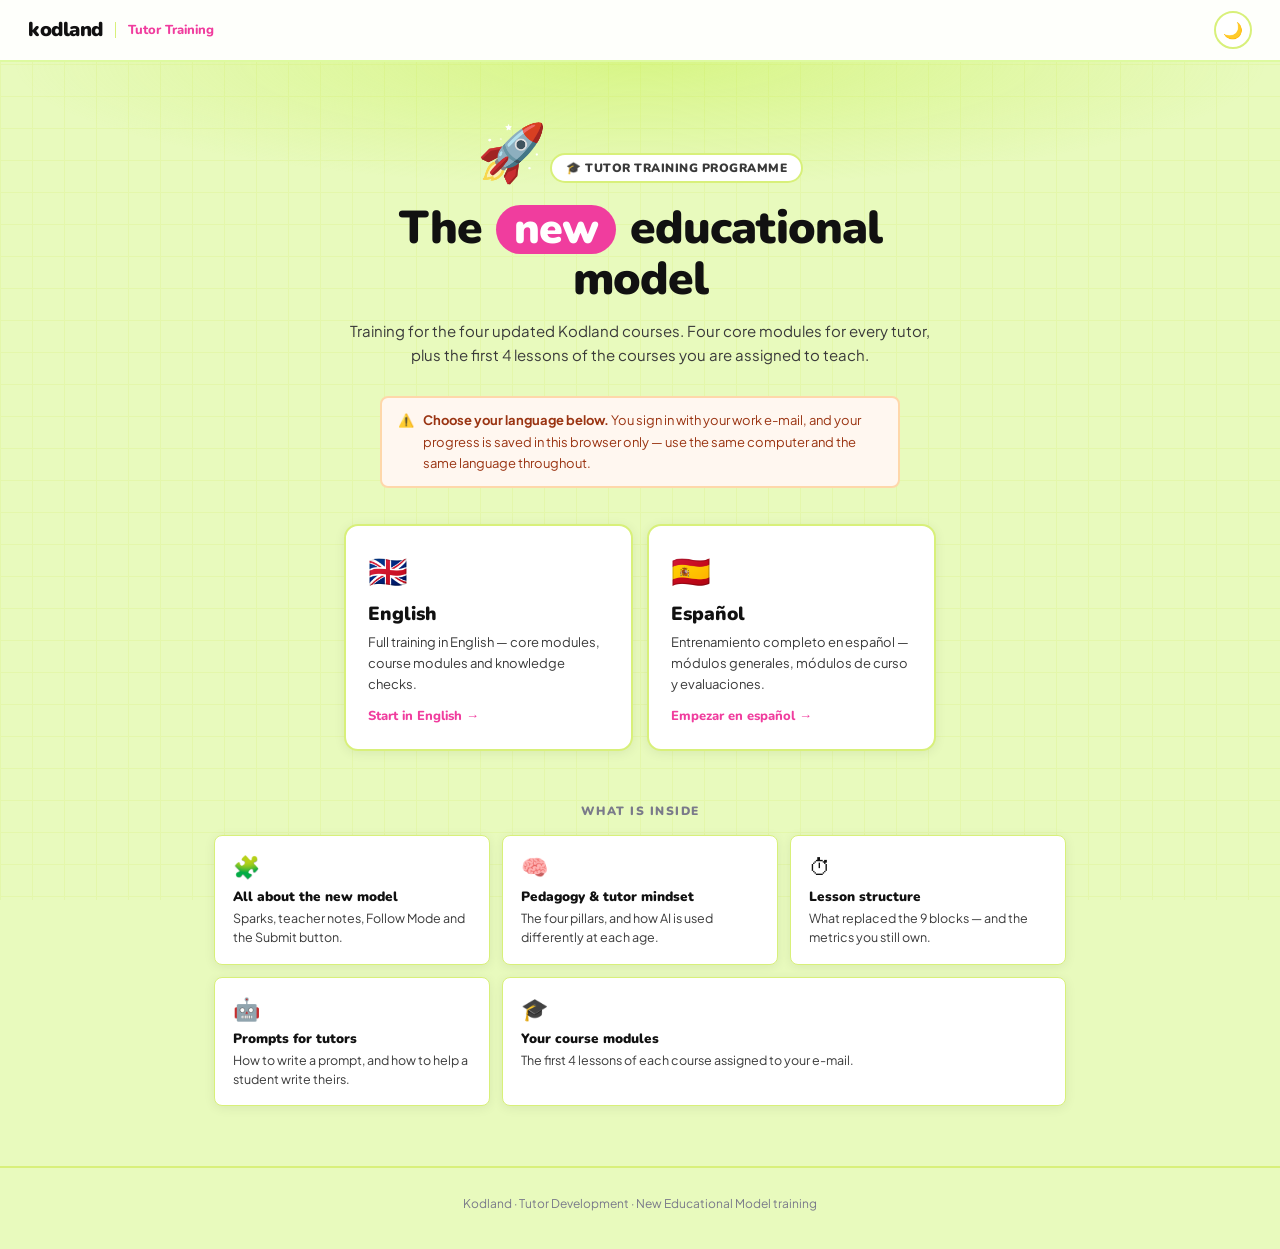
<file: index.html>
<!DOCTYPE html>
<html lang="en">
<head>
<meta charset="UTF-8">
<meta name="viewport" content="width=device-width, initial-scale=1.0">
<title>New Educational Model — Tutor Training | Kodland</title>
<meta name="description" content="Kodland tutor training for the 4 courses following the new educational model. Choose your language to begin.">
<link rel="icon" href="data:image/svg+xml,<svg xmlns='http://www.w3.org/2000/svg' viewBox='0 0 100 100'><text y='.9em' font-size='90'>🚀</text></svg>">
<link href="https://fonts.googleapis.com/css2?family=Nunito:wght@700;800;900&family=Plus+Jakarta+Sans:wght@400;500;600;700&display=swap" rel="stylesheet">
<link rel="stylesheet" href="assets/styles.css">
<script>
(function(){var t;try{t=localStorage.getItem('kl-theme')}catch(e){}
if(!t)t=window.matchMedia&&window.matchMedia('(prefers-color-scheme: dark)').matches?'dark':'light';
document.documentElement.setAttribute('data-theme',t);})();
</script>
<style>
body::before{content:'';position:fixed;inset:0;background-image:linear-gradient(var(--border) 1px,transparent 1px),linear-gradient(90deg,var(--border) 1px,transparent 1px);background-size:32px 32px;opacity:.25;pointer-events:none;z-index:0}
.page{position:relative;z-index:1;min-height:100vh;display:flex;flex-direction:column}
.hero-icon{font-size:56px;margin-bottom:16px;display:inline-block;animation:float 3.4s ease-in-out infinite}
@keyframes float{0%,100%{transform:translateY(0)}50%{transform:translateY(-9px)}}
.lang-grid{display:grid;grid-template-columns:repeat(2,1fr);gap:14px;max-width:640px;margin:0 auto 18px;padding:0 24px;width:100%}
@media(max-width:600px){.lang-grid{grid-template-columns:1fr}}
.lang-card{background:var(--surface);border:2px solid var(--border);border-radius:var(--r);padding:24px 22px;text-decoration:none;display:block;box-shadow:var(--shadow);transition:all .2s;text-align:left}
.lang-card:hover{transform:translateY(-4px);border-color:var(--pink);box-shadow:var(--shadow-h)}
.lang-flag{font-size:32px;margin-bottom:10px;display:block}
.lang-name{font-family:'Nunito',sans-serif;font-size:19px;font-weight:900;color:var(--text);margin-bottom:5px}
.lang-desc{font-size:13px;color:var(--text2);line-height:1.6}
.lang-go{margin-top:12px;font-size:13px;font-weight:800;color:var(--pink);font-family:'Nunito',sans-serif}
.hero-notice{background:var(--cw-bg);border:2px solid var(--cw-b);color:var(--cw-t);border-radius:var(--rsm);padding:12px 16px;font-size:13px;line-height:1.65;max-width:520px;margin:22px auto 0;text-align:left;display:flex;gap:9px}
.info-grid{display:grid;grid-template-columns:repeat(3,1fr);gap:12px;max-width:900px;margin:0 auto;padding:0 24px 60px;width:100%}
.info-grid .info-card:last-child{grid-column:span 2}
@media(max-width:760px){.info-grid{grid-template-columns:repeat(2,1fr)}.info-grid .info-card:last-child{grid-column:span 2}}
@media(max-width:480px){.info-grid{grid-template-columns:1fr}.info-grid .info-card:last-child{grid-column:span 1}}
.info-card{background:var(--surface);border:1.5px solid var(--border);border-radius:var(--rsm);padding:16px 18px;box-shadow:var(--shadow)}
.info-card .ic-em{font-size:22px;margin-bottom:7px}
.info-card .ic-t{font-family:'Nunito',sans-serif;font-weight:900;font-size:13.5px;color:var(--text);margin-bottom:3px}
.info-card .ic-d{font-size:12.5px;color:var(--text2);line-height:1.55}
.sec-lbl{text-align:center;font-family:'Nunito',sans-serif;font-size:12px;font-weight:900;text-transform:uppercase;letter-spacing:1.5px;color:var(--text-muted);margin:34px 0 16px}
</style>
</head>
<body>
<div class="page">

<nav class="nav">
  <a class="logo" href="index.html"><span class="logo-mark">kodland</span><span class="logo-div"></span><span class="logo-sub">Tutor Training</span></a>
  <div class="nav-r"><button class="tbtn" onclick="toggleTheme()">🌙</button></div>
</nav>

<div class="hero"><div class="hero-inner">
  <span class="hero-icon">🚀</span>
  <div class="eyebrow">🎓 Tutor Training Programme</div>
  <h1>The <span class="h-pill">new</span> educational model</h1>
  <p>Training for the four updated Kodland courses. Four core modules for every tutor, plus the first 4 lessons of the courses you are assigned to teach.</p>
  <div class="hero-notice"><span>⚠️</span><div><strong>Choose your language below.</strong> You sign in with your work e-mail, and your progress is saved in this browser only — use the same computer and the same language throughout.</div></div>
</div></div>

<div class="lang-grid">
  <a class="lang-card" href="en.html">
    <span class="lang-flag">🇬🇧</span>
    <div class="lang-name">English</div>
    <div class="lang-desc">Full training in English — core modules, course modules and knowledge checks.</div>
    <div class="lang-go">Start in English →</div>
  </a>
  <a class="lang-card" href="es.html">
    <span class="lang-flag">🇪🇸</span>
    <div class="lang-name">Español</div>
    <div class="lang-desc">Entrenamiento completo en español — módulos generales, módulos de curso y evaluaciones.</div>
    <div class="lang-go">Empezar en español →</div>
  </a>
</div>

<div class="sec-lbl">What is inside</div>
<div class="info-grid">
  <div class="info-card"><div class="ic-em">🧩</div><div class="ic-t">All about the new model</div><div class="ic-d">Sparks, teacher notes, Follow Mode and the Submit button.</div></div>
  <div class="info-card"><div class="ic-em">🧠</div><div class="ic-t">Pedagogy &amp; tutor mindset</div><div class="ic-d">The four pillars, and how AI is used differently at each age.</div></div>
  <div class="info-card"><div class="ic-em">⏱</div><div class="ic-t">Lesson structure</div><div class="ic-d">What replaced the 9 blocks — and the metrics you still own.</div></div>
  <div class="info-card"><div class="ic-em">🤖</div><div class="ic-t">Prompts for tutors</div><div class="ic-d">How to write a prompt, and how to help a student write theirs.</div></div>
  <div class="info-card"><div class="ic-em">🎓</div><div class="ic-t">Your course modules</div><div class="ic-d">The first 4 lessons of each course assigned to your e-mail.</div></div>
</div>

<footer>Kodland · Tutor Development · New Educational Model training</footer>
</div>

<script>
function toggleTheme(){
  var cur=document.documentElement.getAttribute('data-theme')==='dark'?'dark':'light';
  var nxt=cur==='dark'?'light':'dark';
  document.documentElement.setAttribute('data-theme',nxt);
  try{localStorage.setItem('kl-theme',nxt)}catch(e){}
  document.querySelectorAll('.tbtn').forEach(function(b){b.textContent=nxt==='dark'?'☀️':'🌙'});
}
document.querySelectorAll('.tbtn').forEach(function(b){
  b.textContent=document.documentElement.getAttribute('data-theme')==='dark'?'☀️':'🌙';
});
</script>
</body>
</html>
</file>
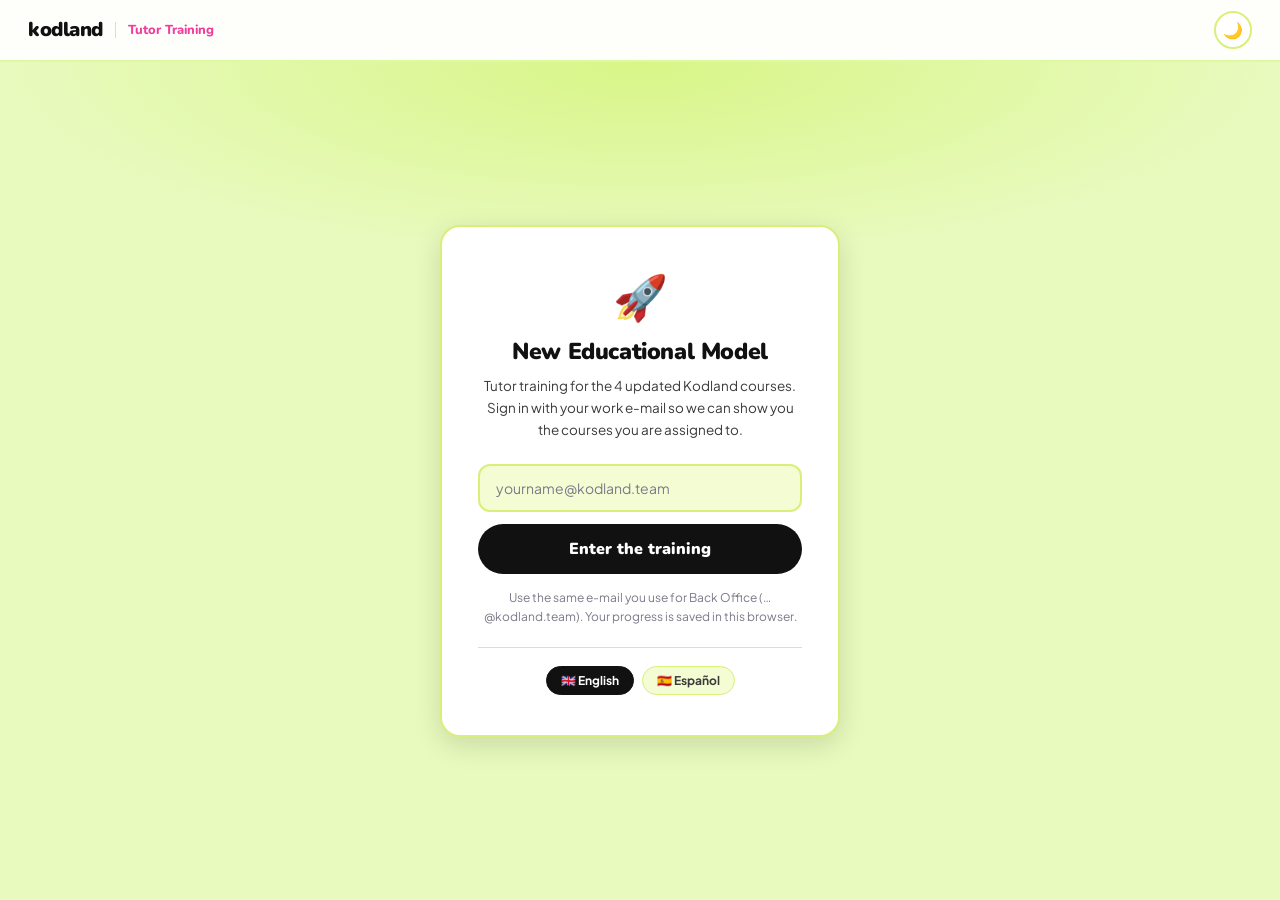
<file: en.html>
<!DOCTYPE html>
<html lang="en">
<head>
<meta charset="UTF-8">
<meta name="viewport" content="width=device-width, initial-scale=1.0">
<title>New Educational Model — Tutor Training | Kodland</title>
<meta name="description" content="Kodland tutor training for the 4 courses following the new educational model.">
<link rel="icon" href="data:image/svg+xml,<svg xmlns='http://www.w3.org/2000/svg' viewBox='0 0 100 100'><text y='.9em' font-size='90'>🚀</text></svg>">
<link href="https://fonts.googleapis.com/css2?family=Nunito:wght@700;800;900&family=Plus+Jakarta+Sans:wght@400;500;600;700&family=JetBrains+Mono:wght@400;500&display=swap" rel="stylesheet">
<link rel="stylesheet" href="assets/styles.css">
<script>
(function(){var t;try{t=localStorage.getItem('kl-theme')}catch(e){}
if(!t)t=window.matchMedia&&window.matchMedia('(prefers-color-scheme: dark)').matches?'dark':'light';
document.documentElement.setAttribute('data-theme',t);})();
</script>
</head>
<body>

<!-- ═══════════ LOGIN ═══════════ -->
<div class="screen" id="screen-login">
  <nav class="nav">
    <a class="logo" href="index.html"><span class="logo-mark">kodland</span><span class="logo-div"></span><span class="logo-sub">Tutor Training</span></a>
    <div class="nav-r"><button class="tbtn" onclick="toggleTheme()">🌙</button></div>
  </nav>
  <div class="login-wrap">
    <div class="login-card">
      <div class="lgi">🚀</div>
      <h1 id="lg-title"></h1>
      <p class="lsub" id="lg-sub"></p>
      <div class="login-err" id="login-err"></div>
      <input class="login-input" id="email-input" type="email" autocomplete="email" spellcheck="false">
      <button class="login-btn" onclick="tryLogin()" id="lg-btn"></button>
      <p class="login-hint" id="lg-hint"></p>
      <div class="lang-row">
        <a class="lang-chip on" href="en.html">🇬🇧 English</a>
        <a class="lang-chip " href="es.html">🇪🇸 Español</a>
      </div>
    </div>
  </div>
</div>

<!-- ═══════════ DASHBOARD ═══════════ -->
<div class="screen" id="screen-home">
  <nav class="nav">
    <a class="logo" href="index.html"><span class="logo-mark">kodland</span><span class="logo-div"></span><span class="logo-sub">Tutor Training</span></a>
    <div class="nav-r">
      <div class="nav-user"></div>
      <button class="pbtn" onclick="logout()" id="nb-logout"></button>
      <button class="tbtn" onclick="toggleTheme()">🌙</button>
    </div>
  </nav>
  <div class="hero"><div class="hero-inner">
    <div class="eyebrow" id="h-eyebrow"></div>
    <h1 id="h-title"></h1>
    <p id="h-sub"></p>
    <div class="prog-strip">
      <span class="pnum" id="pnum">0/0</span>
      <span class="ptrack"><span class="pfill" id="pfill" style="width:0%"></span></span>
      <span class="plbl" id="plbl"></span>
    </div>
  </div></div>
  <div class="msec" id="mgrid"></div>
  <div class="mods-note" id="h-note"></div>
  <footer id="ft"></footer>
</div>

<!-- ═══════════ MODULE CONTENT ═══════════ -->
<div class="screen" id="screen-content">
  <nav class="nav">
    <a class="logo" href="index.html"><span class="logo-mark">kodland</span><span class="logo-div"></span><span class="logo-sub">Tutor Training</span></a>
    <div class="nav-r">
      <button class="pbtn" onclick="goHome()" id="nb-back"></button>
      <button class="tbtn" onclick="toggleTheme()">🌙</button>
    </div>
  </nav>
  <div class="cbody" id="cbody"></div>
  <footer id="ft2"></footer>
</div>

<!-- ═══════════ QUIZ ═══════════ -->
<div class="screen" id="screen-quiz">
  <nav class="nav">
    <a class="logo" href="index.html"><span class="logo-mark">kodland</span><span class="logo-div"></span><span class="logo-sub">Tutor Training</span></a>
    <div class="nav-r">
      <button class="pbtn" onclick="exitQuiz()" id="nb-exit"></button>
      <button class="tbtn" onclick="toggleTheme()">🌙</button>
    </div>
  </nav>
  <div class="qbody">
    <div class="qpt"><div class="qpf" id="qpf"></div></div>
    <div class="qctr" id="qctr"></div>
    <div class="qtxt" id="qtxt"></div>
    <div class="qopts" id="qopts"></div>
    <div class="qfb" id="qfb"></div>
    <button class="qnxt" id="qnxt" onclick="nextQ()"></button>
  </div>
</div>

<!-- ═══════════ RESULTS ═══════════ -->
<div class="screen" id="screen-results">
  <nav class="nav">
    <a class="logo" href="index.html"><span class="logo-mark">kodland</span><span class="logo-div"></span><span class="logo-sub">Tutor Training</span></a>
    <div class="nav-r">
      <button class="pbtn" onclick="goHome()" id="nb-back2"></button>
      <button class="tbtn" onclick="toggleTheme()">🌙</button>
    </div>
  </nav>
  <div class="rbody" id="rbody"></div>
</div>

<!-- ═══════════ CERTIFICATE ═══════════ -->
<div class="screen" id="screen-complete">
  <nav class="nav">
    <a class="logo" href="index.html"><span class="logo-mark">kodland</span><span class="logo-div"></span><span class="logo-sub">Tutor Training</span></a>
    <div class="nav-r">
      <button class="pbtn" onclick="goHome()" id="nb-back3"></button>
      <button class="tbtn" onclick="toggleTheme()">🌙</button>
    </div>
  </nav>
  <div class="compbody" id="compbody"></div>
</div>

<script src="assets/tutors.js?v=1"></script>
<script src="assets/content-en.js?v=1"></script>
<script src="assets/app.js?v=1"></script>
</body>
</html>
</file>
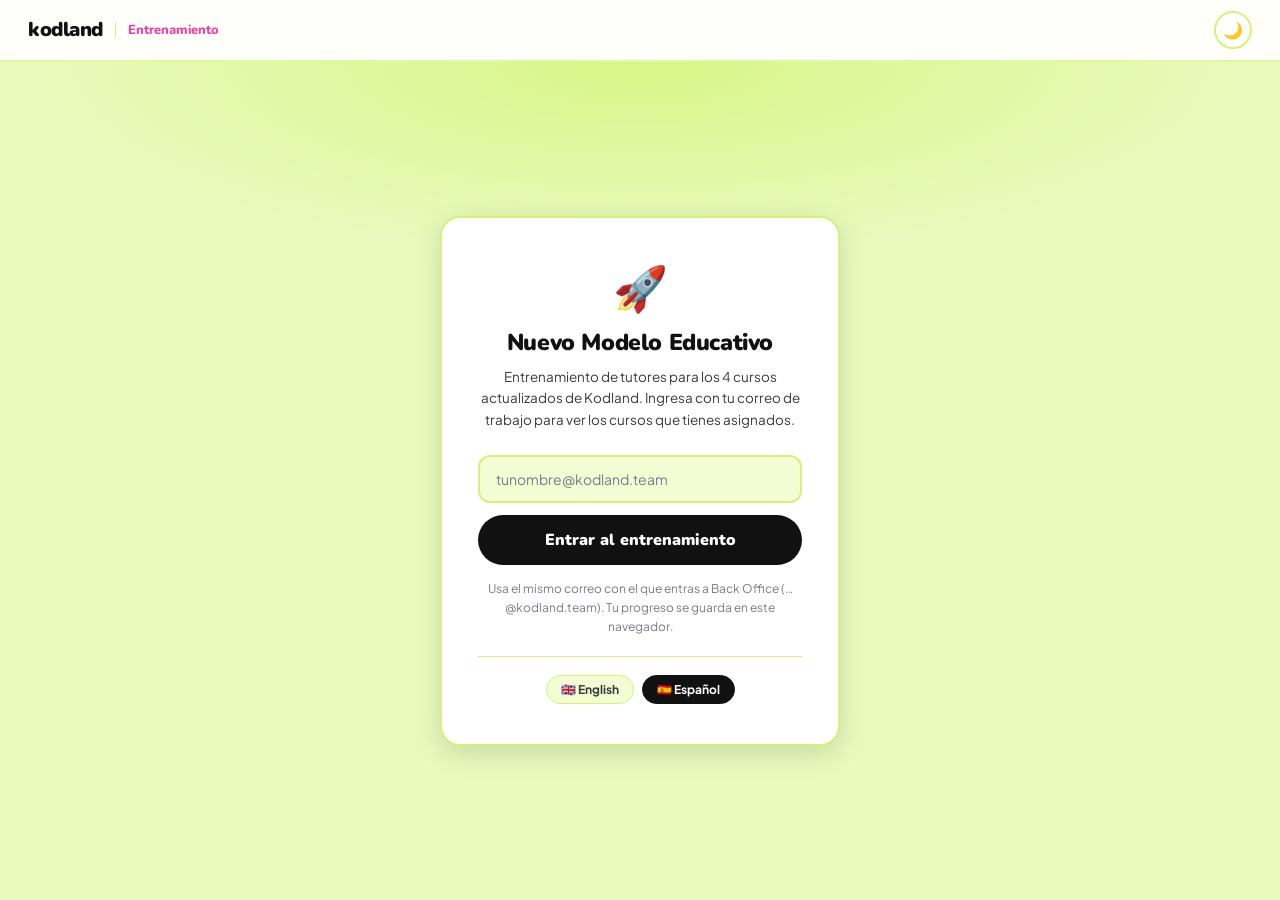
<file: es.html>
<!DOCTYPE html>
<html lang="es">
<head>
<meta charset="UTF-8">
<meta name="viewport" content="width=device-width, initial-scale=1.0">
<title>Nuevo Modelo Educativo — Entrenamiento de Tutores | Kodland</title>
<meta name="description" content="Entrenamiento de tutores de Kodland para los 4 cursos del nuevo modelo educativo.">
<link rel="icon" href="data:image/svg+xml,<svg xmlns='http://www.w3.org/2000/svg' viewBox='0 0 100 100'><text y='.9em' font-size='90'>🚀</text></svg>">
<link href="https://fonts.googleapis.com/css2?family=Nunito:wght@700;800;900&family=Plus+Jakarta+Sans:wght@400;500;600;700&family=JetBrains+Mono:wght@400;500&display=swap" rel="stylesheet">
<link rel="stylesheet" href="assets/styles.css">
<script>
(function(){var t;try{t=localStorage.getItem('kl-theme')}catch(e){}
if(!t)t=window.matchMedia&&window.matchMedia('(prefers-color-scheme: dark)').matches?'dark':'light';
document.documentElement.setAttribute('data-theme',t);})();
</script>
</head>
<body>

<!-- ═══════════ LOGIN ═══════════ -->
<div class="screen" id="screen-login">
  <nav class="nav">
    <a class="logo" href="index.html"><span class="logo-mark">kodland</span><span class="logo-div"></span><span class="logo-sub">Entrenamiento</span></a>
    <div class="nav-r"><button class="tbtn" onclick="toggleTheme()">🌙</button></div>
  </nav>
  <div class="login-wrap">
    <div class="login-card">
      <div class="lgi">🚀</div>
      <h1 id="lg-title"></h1>
      <p class="lsub" id="lg-sub"></p>
      <div class="login-err" id="login-err"></div>
      <input class="login-input" id="email-input" type="email" autocomplete="email" spellcheck="false">
      <button class="login-btn" onclick="tryLogin()" id="lg-btn"></button>
      <p class="login-hint" id="lg-hint"></p>
      <div class="lang-row">
        <a class="lang-chip " href="en.html">🇬🇧 English</a>
        <a class="lang-chip on" href="es.html">🇪🇸 Español</a>
      </div>
    </div>
  </div>
</div>

<!-- ═══════════ DASHBOARD ═══════════ -->
<div class="screen" id="screen-home">
  <nav class="nav">
    <a class="logo" href="index.html"><span class="logo-mark">kodland</span><span class="logo-div"></span><span class="logo-sub">Entrenamiento</span></a>
    <div class="nav-r">
      <div class="nav-user"></div>
      <button class="pbtn" onclick="logout()" id="nb-logout"></button>
      <button class="tbtn" onclick="toggleTheme()">🌙</button>
    </div>
  </nav>
  <div class="hero"><div class="hero-inner">
    <div class="eyebrow" id="h-eyebrow"></div>
    <h1 id="h-title"></h1>
    <p id="h-sub"></p>
    <div class="prog-strip">
      <span class="pnum" id="pnum">0/0</span>
      <span class="ptrack"><span class="pfill" id="pfill" style="width:0%"></span></span>
      <span class="plbl" id="plbl"></span>
    </div>
  </div></div>
  <div class="msec" id="mgrid"></div>
  <div class="mods-note" id="h-note"></div>
  <footer id="ft"></footer>
</div>

<!-- ═══════════ MODULE CONTENT ═══════════ -->
<div class="screen" id="screen-content">
  <nav class="nav">
    <a class="logo" href="index.html"><span class="logo-mark">kodland</span><span class="logo-div"></span><span class="logo-sub">Entrenamiento</span></a>
    <div class="nav-r">
      <button class="pbtn" onclick="goHome()" id="nb-back"></button>
      <button class="tbtn" onclick="toggleTheme()">🌙</button>
    </div>
  </nav>
  <div class="cbody" id="cbody"></div>
  <footer id="ft2"></footer>
</div>

<!-- ═══════════ QUIZ ═══════════ -->
<div class="screen" id="screen-quiz">
  <nav class="nav">
    <a class="logo" href="index.html"><span class="logo-mark">kodland</span><span class="logo-div"></span><span class="logo-sub">Entrenamiento</span></a>
    <div class="nav-r">
      <button class="pbtn" onclick="exitQuiz()" id="nb-exit"></button>
      <button class="tbtn" onclick="toggleTheme()">🌙</button>
    </div>
  </nav>
  <div class="qbody">
    <div class="qpt"><div class="qpf" id="qpf"></div></div>
    <div class="qctr" id="qctr"></div>
    <div class="qtxt" id="qtxt"></div>
    <div class="qopts" id="qopts"></div>
    <div class="qfb" id="qfb"></div>
    <button class="qnxt" id="qnxt" onclick="nextQ()"></button>
  </div>
</div>

<!-- ═══════════ RESULTS ═══════════ -->
<div class="screen" id="screen-results">
  <nav class="nav">
    <a class="logo" href="index.html"><span class="logo-mark">kodland</span><span class="logo-div"></span><span class="logo-sub">Entrenamiento</span></a>
    <div class="nav-r">
      <button class="pbtn" onclick="goHome()" id="nb-back2"></button>
      <button class="tbtn" onclick="toggleTheme()">🌙</button>
    </div>
  </nav>
  <div class="rbody" id="rbody"></div>
</div>

<!-- ═══════════ CERTIFICATE ═══════════ -->
<div class="screen" id="screen-complete">
  <nav class="nav">
    <a class="logo" href="index.html"><span class="logo-mark">kodland</span><span class="logo-div"></span><span class="logo-sub">Entrenamiento</span></a>
    <div class="nav-r">
      <button class="pbtn" onclick="goHome()" id="nb-back3"></button>
      <button class="tbtn" onclick="toggleTheme()">🌙</button>
    </div>
  </nav>
  <div class="compbody" id="compbody"></div>
</div>

<script src="assets/tutors.js?v=1"></script>
<script src="assets/content-es.js?v=1"></script>
<script src="assets/app.js?v=1"></script>
</body>
</html>
</file>
<file: assets/styles.css>
:root{
  --lime:#C4F046;--lime-d:#AEDD2E;--pink:#F03D9E;--pink-d:#D4308A;
  --ink:#111111;--ink2:#3A3A3A;--muted:#7A7A8A;
  --bg:#E8FABD;--surface:#FFFFFF;--surface2:#F4FCD3;--border:#D8F07A;
  --text:var(--ink);--text2:var(--ink2);--text-muted:var(--muted);
  --nav-bg:rgba(255,255,255,0.94);--nav-b:#DDFAA0;
  --shadow:0 2px 12px rgba(0,0,0,.07);--shadow-h:0 8px 28px rgba(0,0,0,.13);
  --code-bg:#111820;--code-text:#C9E4FF;
  --cw-bg:#FFF7F0;--cw-b:#FED7AA;--cw-t:#9A3412;
  --ct-bg:#F0F9FF;--ct-b:#BAE6FD;--ct-t:#0C4A6E;
  --cg-bg:#F0FDF4;--cg-b:#BBF7D0;--cg-t:#14532D;
  --hi-bg:#FFF0F8;--hi-b:#F9A8D4;--hi-t:#831843;
  --opt-h:#F4FCD3;
  --ok-bg:#F0FDF4;--ok-b:#86EFAC;--ok-t:#15803D;
  --no-bg:#FEF2F2;--no-b:#FECACA;--no-t:#B91C1C;
  --r:14px;--rsm:8px;--rpill:999px;
}
[data-theme="dark"]{
  --bg:#0E1210;--surface:#181F15;--surface2:#1E2A18;--border:#2A3D22;
  --text:#F0FAD8;--text2:#B8D89A;--text-muted:#6B8A5A;
  --nav-bg:rgba(14,18,16,0.94);--nav-b:#2A3D22;
  --shadow:0 2px 16px rgba(0,0,0,.5);--shadow-h:0 8px 28px rgba(0,0,0,.5);
  --cw-bg:rgba(249,115,22,.1);--cw-b:rgba(249,115,22,.3);--cw-t:#FB923C;
  --ct-bg:rgba(14,165,233,.1);--ct-b:rgba(14,165,233,.3);--ct-t:#38BDF8;
  --cg-bg:rgba(34,197,94,.1);--cg-b:rgba(34,197,94,.3);--cg-t:#4ADE80;
  --hi-bg:rgba(240,61,158,.08);--hi-b:rgba(240,61,158,.3);--hi-t:#F472B6;
  --opt-h:#1E2A18;
  --ok-bg:rgba(34,197,94,.1);--ok-b:rgba(34,197,94,.4);--ok-t:#4ADE80;
  --no-bg:rgba(239,68,68,.1);--no-b:rgba(239,68,68,.4);--no-t:#F87171;
}
*{box-sizing:border-box;margin:0;padding:0}
html{scroll-behavior:smooth}
body{background:var(--bg);color:var(--text);font-family:'Plus Jakarta Sans',sans-serif;min-height:100vh;overflow-x:hidden;transition:background .25s,color .25s}
.screen{display:none;min-height:100vh;flex-direction:column}
.screen.active{display:flex}
/* NAV */
.nav{display:flex;align-items:center;justify-content:space-between;padding:0 28px;height:62px;background:var(--nav-bg);backdrop-filter:blur(14px);border-bottom:2px solid var(--nav-b);position:sticky;top:0;z-index:100;transition:background .25s,border-color .25s}
.logo{display:flex;align-items:center;gap:8px;text-decoration:none;flex-shrink:0}
.logo-mark{font-family:'Nunito',sans-serif;font-weight:900;font-size:20px;letter-spacing:-.5px;color:var(--ink);line-height:1;white-space:nowrap}
[data-theme="dark"] .logo-mark{color:var(--lime)}
.logo-sub{font-family:'Nunito',sans-serif;font-weight:800;font-size:13px;color:var(--pink);white-space:nowrap;line-height:1}
.logo-div{width:1px;height:16px;background:var(--border);margin:0 4px}
.nav-r{display:flex;align-items:center;gap:8px}
.tbtn{width:38px;height:38px;border-radius:var(--rpill);background:var(--surface);border:2px solid var(--border);display:flex;align-items:center;justify-content:center;font-size:16px;cursor:pointer;transition:all .15s;flex-shrink:0}
.tbtn:hover{background:var(--lime);border-color:var(--lime-d)}
.pbtn{display:flex;align-items:center;gap:5px;padding:8px 16px;border-radius:var(--rpill);background:var(--surface);border:2px solid var(--border);color:var(--text2);font-family:'Plus Jakarta Sans',sans-serif;font-size:13px;font-weight:600;cursor:pointer;transition:all .15s;white-space:nowrap;text-decoration:none}
.pbtn:hover{background:var(--lime);border-color:var(--lime-d);color:var(--ink)}
/* HERO */
.hero{padding:52px 40px 36px;text-align:center;position:relative}
.hero::before{content:'';position:absolute;inset:0;bottom:30%;background:radial-gradient(ellipse 70% 55% at 50% 0%,var(--lime) 0%,transparent 70%);opacity:.45;pointer-events:none}
[data-theme="dark"] .hero::before{background:radial-gradient(ellipse 70% 55% at 50% 0%,rgba(196,240,70,.15) 0%,transparent 70%);opacity:1}
.hero-inner{position:relative;max-width:600px;margin:0 auto}
.eyebrow{display:inline-flex;align-items:center;gap:6px;background:var(--surface);border:2px solid var(--border);border-radius:var(--rpill);padding:5px 14px;font-family:'Nunito',sans-serif;font-size:12px;font-weight:900;color:var(--text2);margin-bottom:20px;text-transform:uppercase;letter-spacing:.5px}
.hero h1{font-family:'Nunito',sans-serif;font-size:clamp(28px,5vw,46px);font-weight:900;line-height:1.1;letter-spacing:-1px;color:var(--text);margin-bottom:14px}
.h-pill{display:inline-block;background:var(--pink);color:#fff;border-radius:var(--rpill);padding:1px 18px;margin:0 2px;font-size:.93em}
[data-theme="dark"] .h-pill{background:var(--lime);color:var(--ink)}
.hero p{color:var(--text2);font-size:15px;line-height:1.65;margin-bottom:28px}
.prog-strip{display:inline-flex;align-items:center;gap:14px;background:var(--surface);border:2px solid var(--border);border-radius:var(--rpill);padding:10px 20px;box-shadow:var(--shadow);max-width:360px;width:100%}
.pnum{font-family:'Nunito',sans-serif;font-weight:900;font-size:22px;color:var(--text);line-height:1;flex-shrink:0}
.ptrack{flex:1;height:8px;background:var(--surface2);border:1.5px solid var(--border);border-radius:var(--rpill);overflow:hidden}
.pfill{height:100%;background:linear-gradient(90deg,var(--lime),var(--pink));border-radius:var(--rpill);transition:width .6s cubic-bezier(.34,1.56,.64,1)}
.plbl{font-size:12px;color:var(--text-muted);font-weight:600;flex-shrink:0}
/* GRID */
.msec{padding:8px 32px 70px;max-width:1290px;margin:0 auto;width:100%}
.slbl{font-family:'Nunito',sans-serif;font-size:12px;font-weight:900;text-transform:uppercase;letter-spacing:1.5px;color:var(--text-muted);margin-bottom:16px;margin-top:4px}
.grid{display:grid;grid-template-columns:repeat(auto-fill,minmax(290px,1fr));gap:14px}
.mc{background:var(--surface);border:2px solid var(--border);border-radius:var(--r);overflow:hidden;cursor:pointer;transition:transform .2s,box-shadow .2s,border-color .2s;box-shadow:var(--shadow)}
.mc:hover:not(.locked){transform:translateY(-4px);box-shadow:var(--shadow-h)}
.mc.locked{opacity:.45;cursor:not-allowed}
.mc.done{border-color:var(--lime-d)}
[data-theme="dark"] .mc.done{border-color:rgba(196,240,70,.4)}
.mc-stripe{height:6px}
.mc-body{padding:20px}
.mc-top{display:flex;align-items:center;justify-content:space-between;margin-bottom:8px}
.mc-num{font-size:11px;font-weight:700;letter-spacing:.8px;text-transform:uppercase;color:var(--text-muted)}
.mc-em{font-size:22px}
.mc-title{font-family:'Nunito',sans-serif;font-size:17px;font-weight:900;letter-spacing:-.2px;color:var(--text);margin-bottom:5px}
.mc-desc{font-size:13px;color:var(--text2);line-height:1.55}
.mc-foot{margin-top:15px;display:flex;align-items:center;justify-content:space-between}
.badge{font-family:'Nunito',sans-serif;font-size:11px;font-weight:900;letter-spacing:.3px;padding:4px 12px;border-radius:var(--rpill);text-transform:uppercase}
.bd{background:var(--lime);color:var(--ink);border:1.5px solid var(--lime-d)}
.bs{background:var(--pink);color:#fff;border:1.5px solid var(--pink-d)}
.bl{background:var(--surface2);color:var(--text-muted);border:1.5px solid var(--border)}
.btr{background:#FFF7E6;color:#B45309;border:1.5px solid #FDE68A}
[data-theme="dark"] .btr{background:rgba(245,158,11,.1);color:#FBB040;border-color:rgba(245,158,11,.3)}
[data-theme="dark"] .bd{background:rgba(196,240,70,.18);color:var(--lime);border-color:rgba(196,240,70,.4)}
[data-theme="dark"] .bs{background:rgba(240,61,158,.18);color:var(--pink);border-color:rgba(240,61,158,.4)}
.stag{font-size:12px;color:var(--text-muted);font-weight:600}
.stag b{color:var(--text)}
/* CONTENT */
.cbody{padding:36px 40px 60px;max-width:800px;margin:0 auto;width:100%;flex:1}
.meyebrow{font-size:11px;font-weight:700;text-transform:uppercase;letter-spacing:1px;color:var(--text-muted);margin-bottom:8px}
.mh1{font-family:'Nunito',sans-serif;font-size:clamp(24px,4vw,34px);font-weight:900;letter-spacing:-.6px;line-height:1.12;color:var(--text);margin-bottom:14px}
.mobj{background:var(--surface);border:2px solid var(--border);border-left:5px solid var(--acc,var(--lime));border-radius:0 var(--rsm) var(--rsm) 0;padding:12px 16px;font-size:14px;color:var(--text2);line-height:1.6;margin-bottom:32px}
.mobj strong{color:var(--text)}
.sch{font-family:'Nunito',sans-serif;font-size:16px;font-weight:900;margin:28px 0 12px;color:var(--text);display:flex;align-items:center;gap:8px}
.sch::after{content:'';flex:1;height:2px;background:var(--border);border-radius:2px}
.card{background:var(--surface);border:2px solid var(--border);border-radius:var(--r);padding:18px 20px;margin-bottom:10px;box-shadow:var(--shadow)}
.card h4{font-family:'Nunito',sans-serif;font-size:14px;font-weight:900;color:var(--text);margin-bottom:7px}
.card p,.card li{font-size:14px;color:var(--text2);line-height:1.7}
.card ul,.card ol{padding-left:17px}
.card li{margin-bottom:4px}
.card p strong,.card li strong{color:var(--text)}
.card a{color:var(--pink);font-weight:600}
.callout a{color:inherit;font-weight:700;text-decoration:underline}
.tbl-wrap{overflow-x:auto;margin-top:4px}
.card table{width:100%;border-collapse:collapse;font-size:13.5px;line-height:1.55}
.card th{text-align:left;padding:8px 10px;border-bottom:2px solid var(--border);font-family:'Nunito',sans-serif;font-size:12.5px;color:var(--text)}
.card td{padding:8px 10px;border-bottom:1px solid var(--border);color:var(--text2);vertical-align:top}
.card tr:last-child td{border-bottom:none}
.facts{display:grid;grid-template-columns:repeat(auto-fit,minmax(190px,1fr));gap:10px;margin-bottom:14px}
.fact{background:var(--surface);border:1.5px solid var(--border);border-radius:var(--rsm);padding:16px 12px;text-align:center;box-shadow:var(--shadow)}
.fact-ic{font-size:26px;margin-bottom:7px}
.fact-t{font-size:12.5px;color:var(--text2);line-height:1.55}
.fact-t b,.fact-t strong{color:var(--text)}
.prog{display:flex;flex-direction:column;gap:10px;margin-bottom:14px}
.prog-mod{background:var(--surface);border:1.5px solid var(--border);border-radius:var(--rsm);padding:14px 16px;box-shadow:var(--shadow)}
.prog-h{display:flex;align-items:center;gap:8px;margin-bottom:8px;flex-wrap:wrap}
.prog-n{background:var(--lime);color:var(--ink);font-family:'Nunito',sans-serif;font-weight:900;font-size:11px;border-radius:var(--rpill);padding:3px 10px;text-transform:uppercase;letter-spacing:.5px;white-space:nowrap}
.prog-t{font-family:'Nunito',sans-serif;font-weight:800;font-size:14px;color:var(--text)}
.prog-ls{padding-left:17px;margin-bottom:9px}
.prog-ls li{font-size:13px;color:var(--text2);line-height:1.65}
.prog-res{font-size:12.5px;color:var(--text2);background:var(--surface2);border-radius:var(--rsm);padding:9px 11px;line-height:1.55}
.qa-row{padding:10px 0;border-bottom:1px solid var(--border)}
.qa-row:last-child{border-bottom:none;padding-bottom:2px}
.qa-k{font-family:'Nunito',sans-serif;font-weight:800;font-size:13.5px;color:var(--text);margin-bottom:3px}
.qa-v{font-size:13.5px;color:var(--text2);line-height:1.6}
.card code{font-family:'JetBrains Mono',monospace;font-size:12px;background:var(--surface2);border:1.5px solid var(--border);border-radius:5px;padding:2px 7px;color:var(--pink)}
[data-theme="dark"] .card code{color:var(--lime)}
.card.hi{background:var(--hi-bg);border-color:var(--hi-b)}
.card.hi h4{color:var(--hi-t)}
.card.hi p,.card.hi li{color:var(--hi-t);opacity:.88}
.card.hi code{background:rgba(240,61,158,.1);border-color:rgba(240,61,158,.25);color:var(--pink)}
.callout{display:flex;gap:10px;border-radius:var(--rsm);padding:12px 15px;margin-bottom:10px;font-size:13.5px;line-height:1.65;border:1.5px solid}
.ci{font-size:15px;flex-shrink:0;margin-top:1px}
.cw{background:var(--cw-bg);border-color:var(--cw-b);color:var(--cw-t)}
.ct{background:var(--ct-bg);border-color:var(--ct-b);color:var(--ct-t)}
.cg{background:var(--cg-bg);border-color:var(--cg-b);color:var(--cg-t)}
.two-col{display:grid;grid-template-columns:1fr 1fr;gap:10px}
@media(max-width:560px){.two-col{grid-template-columns:1fr}}
.divider{border:none;border-top:2px solid var(--border);margin:28px 0}
.ctabtn{display:block;width:100%;padding:16px;background:var(--ink);color:#fff;border:none;border-radius:var(--rpill);font-family:'Nunito',sans-serif;font-size:17px;font-weight:900;cursor:pointer;transition:all .15s;margin-bottom:40px;margin-top:4px;box-shadow:0 4px 16px rgba(0,0,0,.15)}
.ctabtn:hover{background:var(--pink);transform:translateY(-2px);box-shadow:0 6px 20px rgba(240,61,158,.35)}
[data-theme="dark"] .ctabtn{background:var(--lime);color:var(--ink)}
[data-theme="dark"] .ctabtn:hover{background:var(--pink);color:#fff}
@media(max-width:640px){.cbody,.msec,.hero{padding-left:18px;padding-right:18px}}
/* IMAGES & VIDEO */
.mod-img{max-width:100%;border-radius:var(--rsm);border:1.5px solid var(--border);margin:10px 0 12px;display:block}
.video-card iframe{width:100%;aspect-ratio:16/9;border:none;border-radius:var(--rsm);display:block;background:#000;margin-top:10px}
.yt-lite{position:relative;display:block;width:100%;aspect-ratio:16/9;background-size:cover;background-position:center;border-radius:var(--rsm);cursor:pointer;margin-top:10px;overflow:hidden;background-color:#000}
.yt-lite:hover .yt-play{background:#f00;transform:scale(1.08)}
.yt-play{position:absolute;top:50%;left:50%;transform:translate(-50%,-50%);width:68px;height:48px;background:rgba(33,33,33,.85);border-radius:14px;display:flex;align-items:center;justify-content:center;transition:all .15s;pointer-events:none}
.yt-play::after{content:'';display:block;border-style:solid;border-width:10px 0 10px 18px;border-color:transparent transparent transparent #fff;margin-left:4px}
.video-link{display:inline-block;margin-top:10px;font-size:13px;color:var(--pink);font-weight:600;text-decoration:underline;text-underline-offset:3px}
/* QUIZ */
.qbody{padding:36px 40px;max-width:680px;margin:0 auto;width:100%;flex:1}
.qpt{height:7px;background:var(--surface2);border:1.5px solid var(--border);border-radius:var(--rpill);margin-bottom:36px;overflow:hidden}
.qpf{height:100%;background:linear-gradient(90deg,var(--lime),var(--pink));border-radius:var(--rpill);transition:width .4s ease}
.qctr{font-size:12px;font-weight:700;text-transform:uppercase;letter-spacing:1px;color:var(--text-muted);margin-bottom:10px}
.qtxt{font-family:'Nunito',sans-serif;font-size:21px;font-weight:900;letter-spacing:-.3px;line-height:1.35;margin-bottom:26px;color:var(--text)}
.qopts{display:flex;flex-direction:column;gap:10px}
.qopt{background:var(--surface);border:2px solid var(--border);border-radius:var(--r);padding:14px 18px;cursor:pointer;font-size:14px;color:var(--text);font-family:'Plus Jakarta Sans',sans-serif;transition:all .15s;text-align:left;line-height:1.5;box-shadow:var(--shadow)}
.qopt:hover:not(.answered){background:var(--opt-h);border-color:var(--lime-d)}
.qopt.correct{background:var(--ok-bg);border-color:var(--ok-b);color:var(--ok-t)}
.qopt.wrong{background:var(--no-bg);border-color:var(--no-b);color:var(--no-t)}
.qopt.answered{cursor:default}
.qfb{display:none;margin-top:14px;border-radius:var(--rsm);padding:13px 16px;font-size:14px;line-height:1.6;border:2px solid}
.qfb.show{display:block}
.qfb.ok{background:var(--ok-bg);border-color:var(--ok-b);color:var(--ok-t)}
.qfb.bad{background:var(--no-bg);border-color:var(--no-b);color:var(--no-t)}
.qnxt{display:none;margin-top:18px;width:100%;padding:14px;background:var(--ink);color:#fff;border:none;border-radius:var(--rpill);font-family:'Nunito',sans-serif;font-size:16px;font-weight:900;cursor:pointer;transition:all .15s}
.qnxt.show{display:block}
.qnxt:hover{background:var(--lime);color:var(--ink)}
[data-theme="dark"] .qnxt{background:var(--lime);color:var(--ink)}
[data-theme="dark"] .qnxt:hover{background:var(--pink);color:#fff}
/* RESULTS */
.rbody{padding:60px 40px;max-width:520px;margin:0 auto;text-align:center;flex:1}
.remi{font-size:64px;margin-bottom:14px}
.rtitle{font-family:'Nunito',sans-serif;font-size:30px;font-weight:900;letter-spacing:-.4px;color:var(--text)}
.rpct{font-family:'Nunito',sans-serif;font-size:62px;font-weight:900;line-height:1;margin:14px 0 6px}
.rpct.pass{color:var(--lime-d)}
.rpct.fail{color:var(--pink)}
[data-theme="dark"] .rpct.pass{color:var(--lime)}
.rsub{color:var(--text2);font-size:15px;line-height:1.65;margin-bottom:30px}
.bdark{display:block;width:100%;padding:14px 24px;margin-bottom:10px;background:var(--ink);color:#fff;border:none;border-radius:var(--rpill);font-family:'Nunito',sans-serif;font-size:16px;font-weight:900;cursor:pointer;transition:all .15s}
.bdark:hover{background:var(--pink)}
[data-theme="dark"] .bdark{background:var(--lime);color:var(--ink)}
[data-theme="dark"] .bdark:hover{background:var(--pink);color:#fff}
.bline{display:block;width:100%;padding:13px 24px;margin-bottom:10px;background:transparent;color:var(--text2);border:2px solid var(--border);border-radius:var(--rpill);font-family:'Plus Jakarta Sans',sans-serif;font-size:14px;font-weight:600;cursor:pointer;transition:all .15s}
.bline:hover{background:var(--surface2);color:var(--text);border-color:var(--lime-d)}
/* CERT */
.compbody{padding:60px 40px;max-width:600px;margin:0 auto;text-align:center;flex:1}
.cert{background:var(--surface);border:3px solid var(--lime-d);border-radius:20px;padding:32px 28px;margin:28px 0;box-shadow:0 0 40px rgba(196,240,70,.18);position:relative;overflow:hidden}
.cert::before{content:'';position:absolute;top:-60px;right:-60px;width:160px;height:160px;border-radius:50%;background:var(--lime);opacity:.1;pointer-events:none}
.clbl2{font-family:'Nunito',sans-serif;font-size:11px;font-weight:900;text-transform:uppercase;letter-spacing:2px;color:var(--pink);margin-bottom:12px}
.cert h2{font-family:'Nunito',sans-serif;font-size:24px;font-weight:900;letter-spacing:-.3px;color:var(--text)}
.cert p{color:var(--text2);margin-top:6px;font-size:14px}
.cmods{display:flex;justify-content:center;gap:8px;margin-top:20px;flex-wrap:wrap}
.cmod{width:40px;height:40px;border-radius:50%;display:flex;align-items:center;justify-content:center;font-size:16px}
/* DST */
.dst-body{padding:40px 40px 60px;max-width:780px;margin:0 auto;flex:1}
.dst-badge{display:inline-flex;align-items:center;gap:6px;background:var(--lime);color:var(--ink);border:2px solid var(--lime-d);border-radius:var(--rpill);padding:5px 14px;font-family:'Nunito',sans-serif;font-size:12px;font-weight:900;text-transform:uppercase;letter-spacing:.5px;margin-bottom:14px}
[data-theme="dark"] .dst-badge{background:rgba(196,240,70,.18);color:var(--lime);border-color:rgba(196,240,70,.4)}
.dst-h1{font-family:'Nunito',sans-serif;font-size:clamp(22px,4vw,32px);font-weight:900;letter-spacing:-.6px;line-height:1.12;color:var(--text);margin-bottom:10px}
.dst-sub{font-size:15px;color:var(--text2);line-height:1.7}
.dst-section-label{font-family:'Nunito',sans-serif;font-size:13px;font-weight:900;text-transform:uppercase;letter-spacing:1px;color:var(--text-muted);margin:28px 0 14px}
.dst-task{display:flex;gap:16px;margin-bottom:18px;align-items:flex-start}
.dst-task-num{width:32px;height:32px;border-radius:50%;background:var(--ink);color:#fff;font-family:'Nunito',sans-serif;font-weight:900;font-size:15px;display:flex;align-items:center;justify-content:center;flex-shrink:0;margin-top:2px}
[data-theme="dark"] .dst-task-num{background:var(--lime);color:var(--ink)}
.dst-task-body{flex:1;background:var(--surface);border:2px solid var(--border);border-radius:var(--r);padding:18px 20px;box-shadow:var(--shadow)}
.dst-task-body h3{font-family:'Nunito',sans-serif;font-size:16px;font-weight:900;color:var(--text);margin-bottom:6px}
.dst-task-body p{font-size:14px;color:var(--text2);line-height:1.65}
.dst-task-body p strong{color:var(--text)}
.dst-link-btn{display:inline-flex;align-items:center;gap:7px;margin-top:12px;padding:10px 18px;background:var(--ink);color:#fff;border:none;border-radius:var(--rpill);font-family:'Nunito',sans-serif;font-size:14px;font-weight:900;cursor:pointer;text-decoration:none;transition:all .15s}
.dst-link-btn:hover{background:var(--pink);transform:translateY(-1px)}
[data-theme="dark"] .dst-link-btn{background:var(--lime);color:var(--ink)}
[data-theme="dark"] .dst-link-btn:hover{background:var(--pink);color:#fff}
.dst-warn{background:var(--cw-bg);border:2px solid var(--cw-b);border-radius:var(--rsm);padding:14px 18px;color:var(--cw-t);font-size:13.5px;line-height:1.7;margin:24px 0}
.dst-warn ul{padding-left:18px;margin-top:6px}
.dst-warn strong{font-weight:800}
.dst-submit-card{background:var(--surface);border:2px solid var(--border);border-radius:var(--r);padding:24px 24px;box-shadow:var(--shadow)}
.dst-submit-title{font-family:'Nunito',sans-serif;font-size:18px;font-weight:900;color:var(--text);margin-bottom:10px}
@media(max-width:640px){.dst-body{padding-left:18px;padding-right:18px}.dst-task{flex-direction:column}.dst-task-num{margin-bottom:-8px}}
/* LOGIN */
.login-wrap{flex:1;display:flex;align-items:center;justify-content:center;padding:24px;position:relative}
.login-wrap::before{content:'';position:absolute;inset:0;bottom:40%;background:radial-gradient(ellipse 70% 55% at 50% 0%,var(--lime) 0%,transparent 70%);opacity:.45;pointer-events:none}
[data-theme="dark"] .login-wrap::before{background:radial-gradient(ellipse 70% 55% at 50% 0%,rgba(196,240,70,.15) 0%,transparent 70%);opacity:1}
.login-card{position:relative;background:var(--surface);border:2px solid var(--border);border-radius:20px;padding:40px 36px;max-width:400px;width:100%;box-shadow:var(--shadow-h);text-align:center}
.login-card .lgi{font-size:44px;margin-bottom:12px}
.login-card h1{font-family:'Nunito',sans-serif;font-size:23px;font-weight:900;letter-spacing:-.4px;color:var(--text);margin-bottom:8px}
.login-card .lsub{font-size:13.5px;color:var(--text2);line-height:1.6;margin-bottom:24px}
.login-input{width:100%;padding:13px 16px;margin-bottom:12px;border:2px solid var(--border);border-radius:12px;background:var(--surface2);color:var(--text);font-family:'Plus Jakarta Sans',sans-serif;font-size:14px;transition:border-color .15s}
.login-input:focus{outline:none;border-color:var(--lime-d)}
.login-input::placeholder{color:var(--text-muted)}
.login-err{display:none;margin:0 0 12px;padding:10px 14px;border-radius:var(--rsm);background:var(--no-bg);border:1.5px solid var(--no-b);color:var(--no-t);font-size:13px;font-weight:600}
/* skip & modals */
.modal-overlay{display:none;position:fixed;inset:0;background:rgba(0,0,0,.45);backdrop-filter:blur(4px);z-index:200;align-items:center;justify-content:center}
.modal-overlay.show{display:flex}
.modal{background:var(--surface);border:2px solid var(--border);border-radius:20px;padding:32px 28px;max-width:440px;width:90%;text-align:center;box-shadow:0 20px 60px rgba(0,0,0,.2)}
.modal h3{font-family:'Nunito',sans-serif;font-size:20px;font-weight:900;color:var(--text);margin-bottom:10px}
.modal p{font-size:14px;color:var(--text2);line-height:1.65;margin-bottom:24px}
.modal-btns{display:flex;gap:10px}
.modal-yes{flex:1;padding:13px;background:var(--pink);color:#fff;border:none;border-radius:var(--rpill);font-family:'Nunito',sans-serif;font-size:15px;font-weight:900;cursor:pointer;transition:all .15s}
.modal-yes:hover{background:var(--pink-d)}
.modal-no{flex:1;padding:13px;background:var(--surface2);color:var(--text2);border:2px solid var(--border);border-radius:var(--rpill);font-family:'Nunito',sans-serif;font-size:15px;font-weight:700;cursor:pointer;transition:all .15s}
.modal-no:hover{background:var(--border);color:var(--text)}
.skip-row{text-align:center;padding:0 32px 48px}
.skip-btn{background:none;border:none;color:var(--text-muted);font-family:'Plus Jakarta Sans',sans-serif;font-size:13px;font-weight:600;cursor:pointer;text-decoration:underline;text-underline-offset:3px;transition:color .15s}
.skip-btn:hover{color:var(--text2)}
</style>
/* ============================================================
   PB COURSES TUTOR TRAINING — components added on top of the
   Graphic Design training design system.
   ============================================================ */

/* --- nav extras --- */
.nav-user{display:flex;flex-wrap:nowrap;min-width:0;align-items:center;gap:7px;background:var(--surface2);border:1.5px solid var(--border);border-radius:var(--rpill);padding:5px 12px 5px 6px;font-size:12px;font-weight:600;color:var(--text2);max-width:230px}
.nav-user .avatar{width:24px;height:24px;border-radius:50%;background:var(--pink);color:#fff;font-family:'Nunito',sans-serif;font-weight:900;font-size:11px;display:flex;align-items:center;justify-content:center;flex-shrink:0}
[data-theme="dark"] .nav-user .avatar{background:var(--lime);color:var(--ink)}
.nav-user span{min-width:0;overflow:hidden;text-overflow:ellipsis;white-space:nowrap}
@media(max-width:720px){.nav-user{display:none}}
@media(max-width:640px){.nav{padding:0 16px}.pbtn{padding:8px 12px;font-size:12px}}

/* --- login extras --- */
.login-card .lang-row{display:flex;gap:8px;justify-content:center;margin-top:20px;padding-top:18px;border-top:1.5px solid var(--border)}
.lang-chip{padding:6px 14px;border-radius:var(--rpill);border:1.5px solid var(--border);background:var(--surface2);color:var(--text2);font-size:12px;font-weight:700;text-decoration:none;transition:all .15s}
.lang-chip:hover{background:var(--lime);border-color:var(--lime-d);color:var(--ink)}
.lang-chip.on{background:var(--ink);border-color:var(--ink);color:#fff}
[data-theme="dark"] .lang-chip.on{background:var(--lime);border-color:var(--lime);color:var(--ink)}
.login-hint{font-size:12px;color:var(--text-muted);line-height:1.6;margin-top:14px}
.login-btn{width:100%;padding:14px;background:var(--ink);color:#fff;border:none;border-radius:var(--rpill);font-family:'Nunito',sans-serif;font-size:16px;font-weight:900;cursor:pointer;transition:all .15s}
.login-btn:hover{background:var(--pink);transform:translateY(-1px)}
[data-theme="dark"] .login-btn{background:var(--lime);color:var(--ink)}
[data-theme="dark"] .login-btn:hover{background:var(--pink);color:#fff}

/* --- dashboard section headers --- */
.sec-head{display:flex;align-items:flex-start;gap:12px;margin:34px 0 14px}
.sec-head:first-child{margin-top:4px}
.sec-ic{width:38px;height:38px;border-radius:12px;background:var(--surface);border:2px solid var(--border);display:flex;align-items:center;justify-content:center;font-size:19px;flex-shrink:0;box-shadow:var(--shadow)}
.sec-txt h2{font-family:'Nunito',sans-serif;font-size:19px;font-weight:900;letter-spacing:-.3px;color:var(--text);line-height:1.25}
.sec-txt p{font-size:13px;color:var(--text2);line-height:1.55;margin-top:2px}
.sec-count{margin-left:auto;flex-shrink:0;font-family:'Nunito',sans-serif;font-size:11px;font-weight:900;text-transform:uppercase;letter-spacing:.5px;color:var(--text-muted);background:var(--surface);border:1.5px solid var(--border);border-radius:var(--rpill);padding:5px 12px;white-space:nowrap}
@media(max-width:560px){.sec-count{display:none}}

/* --- module card extras --- */
.mc-meta{display:flex;flex-wrap:wrap;gap:6px;margin-top:12px}
.chip{display:inline-flex;align-items:center;gap:4px;font-size:11px;font-weight:700;color:var(--text2);background:var(--surface2);border:1.5px solid var(--border);border-radius:var(--rpill);padding:3px 9px;white-space:nowrap}
.mc-lock-note{margin-top:12px;font-size:12px;color:var(--text-muted);font-weight:600;display:flex;align-items:center;gap:5px}
.empty-note{background:var(--surface);border:2px dashed var(--border);border-radius:var(--r);padding:26px 22px;text-align:center;color:var(--text2);font-size:14px;line-height:1.7}
.empty-note b{color:var(--text)}

/* --- content: lesson tabs --- */
.tabs{display:flex;gap:6px;overflow-x:auto;padding:4px 0 10px;margin-bottom:6px;scrollbar-width:thin}
.tab{flex-shrink:0;padding:9px 16px;border-radius:var(--rpill);border:2px solid var(--border);background:var(--surface);color:var(--text2);font-family:'Nunito',sans-serif;font-size:13px;font-weight:800;cursor:pointer;transition:all .15s;white-space:nowrap}
.tab:hover{background:var(--opt-h);border-color:var(--lime-d)}
.tab.on{background:var(--ink);border-color:var(--ink);color:#fff}
[data-theme="dark"] .tab.on{background:var(--lime);border-color:var(--lime);color:var(--ink)}
.tabpane{display:none}
.tabpane.on{display:block;animation:fade .25s ease}
@keyframes fade{from{opacity:0;transform:translateY(6px)}to{opacity:1;transform:none}}

/* --- accordion --- */
.acc{background:var(--surface);border:2px solid var(--border);border-radius:var(--r);margin-bottom:9px;overflow:hidden;box-shadow:var(--shadow)}
.acc-h{display:flex;align-items:center;gap:10px;width:100%;padding:15px 18px;background:none;border:none;cursor:pointer;text-align:left;font-family:'Nunito',sans-serif;font-size:14px;font-weight:900;color:var(--text);transition:background .15s}
.acc-h:hover{background:var(--surface2)}
.acc-h .acc-ic{font-size:17px;flex-shrink:0}
.acc-h .acc-arrow{margin-left:auto;flex-shrink:0;font-size:12px;color:var(--text-muted);transition:transform .2s}
.acc.open .acc-arrow{transform:rotate(90deg)}
.acc-c{display:none;padding:0 18px 16px;border-top:1.5px solid var(--border);padding-top:14px}
.acc.open .acc-c{display:block;animation:fade .2s ease}
.acc-c p,.acc-c li{font-size:14px;color:var(--text2);line-height:1.7}
.acc-c ul,.acc-c ol{padding-left:18px}
.acc-c li{margin-bottom:5px}
.acc-c li strong,.acc-c p strong{color:var(--text)}
.acc-c code{font-family:'JetBrains Mono',ui-monospace,monospace;font-size:12px;background:var(--surface2);border:1.5px solid var(--border);border-radius:5px;padding:2px 6px;color:var(--pink)}
[data-theme="dark"] .acc-c code{color:var(--lime)}

/* --- icon list --- */
.ic-list{list-style:none;padding:0!important;display:flex;flex-direction:column;gap:9px}
.ic-list li{display:flex;gap:11px;align-items:flex-start;margin:0!important;font-size:14px;line-height:1.65}
.ic-list .li-ic{flex-shrink:0;width:26px;height:26px;border-radius:8px;background:var(--surface2);border:1.5px solid var(--border);display:flex;align-items:center;justify-content:center;font-size:13px;margin-top:1px}

/* --- before / after --- */
.ba{display:grid;grid-template-columns:1fr 1fr;gap:10px;margin-bottom:10px;align-items:stretch}
.ba-col{background:var(--surface);border:2px solid var(--border);border-radius:var(--r);padding:16px 18px;box-shadow:var(--shadow)}
.ba-col.before{background:var(--surface2)}
.ba-col.after{border-color:var(--lime-d)}
[data-theme="dark"] .ba-col.after{border-color:rgba(196,240,70,.4)}
.ba-lbl{font-family:'Nunito',sans-serif;font-size:11px;font-weight:900;text-transform:uppercase;letter-spacing:1px;margin-bottom:8px;display:flex;align-items:center;gap:5px}
.ba-col.before .ba-lbl{color:var(--text-muted)}
.ba-col.after .ba-lbl{color:var(--pink)}
[data-theme="dark"] .ba-col.after .ba-lbl{color:var(--lime)}
.ba-col p,.ba-col li{font-size:13.5px;color:var(--text2);line-height:1.65}
.ba-col strong{color:var(--text)}
.ba-arrow{display:none}
@media(max-width:560px){.ba{grid-template-columns:1fr}}

/* --- flow / loop --- */
.flow{display:flex;flex-wrap:wrap;gap:7px;align-items:center;background:var(--surface);border:2px solid var(--border);border-radius:var(--r);padding:18px;margin-bottom:10px;box-shadow:var(--shadow)}
.flow-step{display:inline-flex;align-items:center;gap:6px;background:var(--surface2);border:1.5px solid var(--border);border-radius:var(--rpill);padding:7px 14px;font-size:13px;font-weight:700;color:var(--text)}
.flow-step .fs-ic{font-size:14px}
.flow-sep{color:var(--text-muted);font-weight:900;font-size:14px}

/* --- steps (numbered) --- */
.steps{display:flex;flex-direction:column;gap:10px;margin-bottom:10px}
.step{display:flex;gap:14px;align-items:flex-start;background:var(--surface);border:2px solid var(--border);border-radius:var(--r);padding:16px 18px;box-shadow:var(--shadow)}
.step-n{width:28px;height:28px;border-radius:50%;background:var(--ink);color:#fff;font-family:'Nunito',sans-serif;font-weight:900;font-size:13px;display:flex;align-items:center;justify-content:center;flex-shrink:0}
[data-theme="dark"] .step-n{background:var(--lime);color:var(--ink)}
.step-b h4{font-family:'Nunito',sans-serif;font-size:14px;font-weight:900;color:var(--text);margin-bottom:4px}
.step-b p{font-size:13.5px;color:var(--text2);line-height:1.65}
.step-b strong{color:var(--text)}

/* --- meta bar (course facts) --- */
.metabar{display:flex;flex-wrap:wrap;gap:8px;margin-bottom:18px}
.meta-it{display:flex;align-items:center;gap:8px;background:var(--surface);border:1.5px solid var(--border);border-radius:var(--rpill);padding:8px 15px;box-shadow:var(--shadow)}
.meta-ic{font-size:15px}
.meta-tx{font-size:12.5px;color:var(--text2);line-height:1.3}
.meta-tx b{display:block;color:var(--text);font-family:'Nunito',sans-serif;font-weight:900;font-size:13px}

/* --- big link button (BO / Sparks) --- */
.linkcard{display:flex;align-items:center;gap:14px;background:var(--surface);border:2px solid var(--border);border-radius:var(--r);padding:16px 18px;margin-bottom:10px;text-decoration:none;box-shadow:var(--shadow);transition:all .18s}
.linkcard:hover{border-color:var(--pink);transform:translateY(-2px);box-shadow:var(--shadow-h)}
.linkcard .lc-ic{width:42px;height:42px;border-radius:12px;background:var(--surface2);border:1.5px solid var(--border);display:flex;align-items:center;justify-content:center;font-size:20px;flex-shrink:0}
.linkcard .lc-b{flex:1;min-width:0}
.linkcard .lc-t{font-family:'Nunito',sans-serif;font-size:14px;font-weight:900;color:var(--text);margin-bottom:2px}
.linkcard .lc-d{font-size:12.5px;color:var(--text2);line-height:1.5}
.linkcard .lc-go{flex-shrink:0;font-size:16px;color:var(--pink);font-weight:900}

/* --- image with caption --- */
.figure{margin-bottom:12px}
.figure .cap{font-size:12.5px;color:var(--text-muted);line-height:1.6;margin-top:-4px;padding:0 2px;font-style:italic}

/* --- native video --- */
.vid{width:100%;border-radius:var(--rsm);border:1.5px solid var(--border);display:block;background:#000;margin-top:10px}
.vid-missing{display:flex;flex-direction:column;align-items:center;justify-content:center;gap:8px;width:100%;aspect-ratio:16/9;background:var(--surface2);border:2px dashed var(--border);border-radius:var(--rsm);color:var(--text-muted);font-size:13px;text-align:center;padding:20px;margin-top:10px}
.vid-missing .vm-ic{font-size:34px}

/* --- checklist --- */
.check{background:var(--surface);border:2px solid var(--border);border-radius:var(--r);padding:18px 20px;margin-bottom:10px;box-shadow:var(--shadow)}
.check h4{font-family:'Nunito',sans-serif;font-size:14px;font-weight:900;color:var(--text);margin-bottom:10px}
.check-it{display:flex;align-items:flex-start;gap:11px;padding:8px 0;border-bottom:1px solid var(--border);cursor:pointer;user-select:none}
.check-it:last-child{border-bottom:none;padding-bottom:0}
.check-box{width:21px;height:21px;border-radius:6px;border:2px solid var(--border);background:var(--surface2);flex-shrink:0;display:flex;align-items:center;justify-content:center;font-size:12px;color:transparent;transition:all .15s;margin-top:1px}
.check-it.on .check-box{background:var(--lime);border-color:var(--lime-d);color:var(--ink)}
.check-it span{font-size:13.5px;color:var(--text2);line-height:1.6}
.check-it.on span{color:var(--text-muted);text-decoration:line-through}

/* --- final DST card --- */
.finaldst{background:linear-gradient(135deg,var(--surface) 0%,var(--surface2) 100%);border:3px solid var(--pink);border-radius:20px;padding:30px 26px;text-align:center;margin:8px 0 40px;box-shadow:var(--shadow-h);position:relative;overflow:hidden}
[data-theme="dark"] .finaldst{border-color:var(--lime)}
.finaldst::before{content:'';position:absolute;top:-70px;right:-70px;width:180px;height:180px;border-radius:50%;background:var(--pink);opacity:.08;pointer-events:none}
.finaldst .fd-ic{font-size:44px;margin-bottom:10px}
.finaldst h3{font-family:'Nunito',sans-serif;font-size:22px;font-weight:900;letter-spacing:-.4px;color:var(--text);margin-bottom:8px}
.finaldst p{font-size:14px;color:var(--text2);line-height:1.7;max-width:460px;margin:0 auto 20px}
.fd-btn{display:inline-flex;align-items:center;gap:8px;padding:14px 30px;background:var(--ink);color:#fff;border:none;border-radius:var(--rpill);font-family:'Nunito',sans-serif;font-size:16px;font-weight:900;cursor:pointer;text-decoration:none;transition:all .15s}
.fd-btn:hover{background:var(--pink);transform:translateY(-2px)}
[data-theme="dark"] .fd-btn{background:var(--lime);color:var(--ink)}
[data-theme="dark"] .fd-btn:hover{background:var(--pink);color:#fff}
.fd-btn.soon{background:var(--surface2);color:var(--text-muted);border:2px solid var(--border);cursor:not-allowed;transform:none!important}
.fd-note{font-size:12px;color:var(--text-muted);margin-top:12px;line-height:1.6}

/* --- misc --- */
.kicker{display:inline-flex;align-items:center;gap:6px;background:var(--surface2);border:1.5px solid var(--border);border-radius:var(--rpill);padding:4px 12px;font-family:'Nunito',sans-serif;font-size:11px;font-weight:900;text-transform:uppercase;letter-spacing:.6px;color:var(--text2);margin-bottom:10px}
.quote{background:var(--surface);border:2px solid var(--border);border-left:5px solid var(--pink);border-radius:0 var(--r) var(--r) 0;padding:16px 20px;margin-bottom:10px;font-size:15px;line-height:1.7;color:var(--text);font-family:'Nunito',sans-serif;font-weight:800;box-shadow:var(--shadow)}
[data-theme="dark"] .quote{border-left-color:var(--lime)}
.quote .q-src{display:block;margin-top:7px;font-family:'Plus Jakarta Sans',sans-serif;font-weight:600;font-size:12.5px;color:var(--text-muted)}
.card h4 .h4-ic{margin-right:6px}
.toc{background:var(--surface);border:2px solid var(--border);border-radius:var(--r);padding:16px 20px;margin-bottom:22px;box-shadow:var(--shadow)}
.toc-t{font-family:'Nunito',sans-serif;font-size:12px;font-weight:900;text-transform:uppercase;letter-spacing:1px;color:var(--text-muted);margin-bottom:9px}
.toc ol{padding-left:18px;margin:0}
.toc li{font-size:13.5px;color:var(--text2);line-height:1.75}
.mods-note{font-size:12.5px;color:var(--text-muted);text-align:center;line-height:1.7;padding:0 20px 40px;max-width:700px;margin:0 auto}
footer{text-align:center;padding:26px 20px 34px;font-size:12px;color:var(--text-muted);border-top:2px solid var(--border);line-height:1.7}
footer a{color:var(--pink);font-weight:600}

/* ============================================================
   QUIZ — extended question types
   ============================================================ */
.qtype{display:inline-block;margin-left:8px;padding:2px 9px;border-radius:var(--rpill);background:var(--surface2);border:1.5px solid var(--border);color:var(--text2);font-size:10.5px;font-weight:800;letter-spacing:.4px;vertical-align:middle}
.qctx{background:var(--surface);border:2px solid var(--border);border-left:5px solid var(--pink);border-radius:0 var(--rsm) var(--rsm) 0;padding:14px 16px;margin-bottom:16px;font-family:'Plus Jakarta Sans',sans-serif;font-size:14px;font-weight:400;line-height:1.7;color:var(--text2);letter-spacing:0}
[data-theme="dark"] .qctx{border-left-color:var(--lime)}
.qctx strong{color:var(--text);font-weight:700}
.qhint{font-size:12.5px;color:var(--text-muted);font-weight:600;margin-bottom:10px;display:flex;align-items:center;gap:6px}

/* multi-select */
.qopt.qcheck{display:flex;align-items:flex-start;gap:12px}
.qbox{width:21px;height:21px;border-radius:6px;border:2px solid var(--border);background:var(--surface2);flex-shrink:0;display:flex;align-items:center;justify-content:center;font-size:12px;color:transparent;transition:all .15s;margin-top:1px}
.qopt.qcheck.sel .qbox{background:var(--pink);border-color:var(--pink-d);color:#fff}
.qopt.qcheck.sel{border-color:var(--pink)}
[data-theme="dark"] .qopt.qcheck.sel .qbox{background:var(--lime);border-color:var(--lime);color:var(--ink)}
.qopt.qcheck.answered.correct .qbox{background:var(--ok-b);border-color:var(--ok-t);color:var(--ok-t)}
.qopt.qcheck.answered.wrong .qbox{background:var(--no-b);border-color:var(--no-t);color:var(--no-t)}

/* matching */
.qmatch{display:flex;flex-direction:column;gap:10px}
.qm-row{background:var(--surface);border:2px solid var(--border);border-radius:var(--r);padding:14px 16px;box-shadow:var(--shadow);transition:all .15s}
.qm-row.ok{background:var(--ok-bg);border-color:var(--ok-b)}
.qm-row.bad{background:var(--no-bg);border-color:var(--no-b)}
.qm-l{font-size:14px;color:var(--text);line-height:1.6;margin-bottom:9px;font-weight:600}
.qm-row.ok .qm-l{color:var(--ok-t)}
.qm-row.bad .qm-l{color:var(--no-t)}
.qm-s{width:100%;padding:11px 13px;border:2px solid var(--border);border-radius:var(--rsm);background:var(--surface2);color:var(--text);font-family:'Plus Jakarta Sans',sans-serif;font-size:13.5px;cursor:pointer;transition:border-color .15s}
.qm-s:focus{outline:none;border-color:var(--lime-d)}
.qm-s:disabled{opacity:.75;cursor:default}
.qm-fix{margin-top:8px;font-size:13px;font-weight:700;color:var(--no-t)}
.qm-score{display:inline-block;margin-top:9px;padding:3px 12px;border-radius:var(--rpill);background:rgba(0,0,0,.07);font-weight:800;font-size:13px}

/* open answer */
.qta{width:100%;padding:14px 16px;border:2px solid var(--border);border-radius:var(--r);background:var(--surface);color:var(--text);font-family:'Plus Jakarta Sans',sans-serif;font-size:14px;line-height:1.7;resize:vertical;transition:border-color .15s;box-shadow:var(--shadow)}
.qta:focus{outline:none;border-color:var(--lime-d)}
.qta::placeholder{color:var(--text-muted)}
.qta:disabled{opacity:.8}
.qcount{text-align:right;font-size:12px;font-weight:700;color:var(--text-muted);margin-top:6px}
.qcount.ok{color:var(--lime-d)}
[data-theme="dark"] .qcount.ok{color:var(--lime)}
.qmodel{margin-top:14px;padding-top:13px;border-top:2px solid rgba(0,0,0,.1);font-weight:400}
.qmodel-t{font-family:'Nunito',sans-serif;font-size:11px;font-weight:900;text-transform:uppercase;letter-spacing:1px;margin-bottom:7px;opacity:.75}
.qmodel ul{padding-left:18px;margin-top:5px}
.qmodel li{margin-bottom:4px}

/* check / submit button inside a question */
.qcheckbtn{margin-top:16px;width:100%;padding:14px;background:var(--ink);color:#fff;border:none;border-radius:var(--rpill);font-family:'Nunito',sans-serif;font-size:15px;font-weight:900;cursor:pointer;transition:all .15s}
.qcheckbtn:hover{background:var(--pink);transform:translateY(-1px)}
[data-theme="dark"] .qcheckbtn{background:var(--lime);color:var(--ink)}
[data-theme="dark"] .qcheckbtn:hover{background:var(--pink);color:#fff}
.shake{animation:shake .32s}
@keyframes shake{0%,100%{transform:translateX(0)}20%,60%{transform:translateX(-6px)}40%,80%{transform:translateX(6px)}}

/* final DST card additions */
.fd-mark{display:block;margin:14px auto 0;background:none;border:none;color:var(--text-muted);font-family:'Plus Jakarta Sans',sans-serif;font-size:12.5px;font-weight:600;cursor:pointer;text-decoration:underline;text-underline-offset:3px;transition:color .15s}
.fd-mark:hover{color:var(--text2)}
.fd-done{margin-top:14px;font-family:'Nunito',sans-serif;font-size:13px;font-weight:900;color:var(--lime-d)}
[data-theme="dark"] .fd-done{color:var(--lime)}

/* dev mode badge */
#dev-badge{position:fixed;left:14px;bottom:14px;z-index:300;background:var(--pink);color:#fff;border:2px solid var(--pink-d);border-radius:var(--rpill);padding:7px 15px;font-family:'Nunito',sans-serif;font-size:12px;font-weight:900;letter-spacing:.3px;box-shadow:0 4px 16px rgba(0,0,0,.25);pointer-events:none;user-select:none}
[data-theme="dark"] #dev-badge{background:var(--lime);color:var(--ink);border-color:var(--lime-d)}

/* A lone card on the last row is stretched across two columns rather than left
   sitting narrow beside a gap. The `orphan` class is set from app.js, which
   measures the real column count — CSS alone cannot know it. */
.grid.orphan > .mc:last-child{grid-column:span 2}
@media(max-width:640px){.grid.orphan > .mc:last-child{grid-column:span 1}}

/* dev badge: out of the way, and see-through enough to read what is under it */
#dev-badge{left:auto;right:14px;bottom:14px;padding:6px 13px;font-size:11px;opacity:.9}

/* reset progress */
.reset-row{text-align:center;padding:26px 0 0}
.reset-btn{background:none;border:none;color:var(--text-muted);font-family:'Plus Jakarta Sans',sans-serif;font-size:12.5px;font-weight:600;cursor:pointer;text-decoration:underline;text-underline-offset:3px;transition:color .15s}
.reset-btn:hover{color:var(--pink)}
</file>
